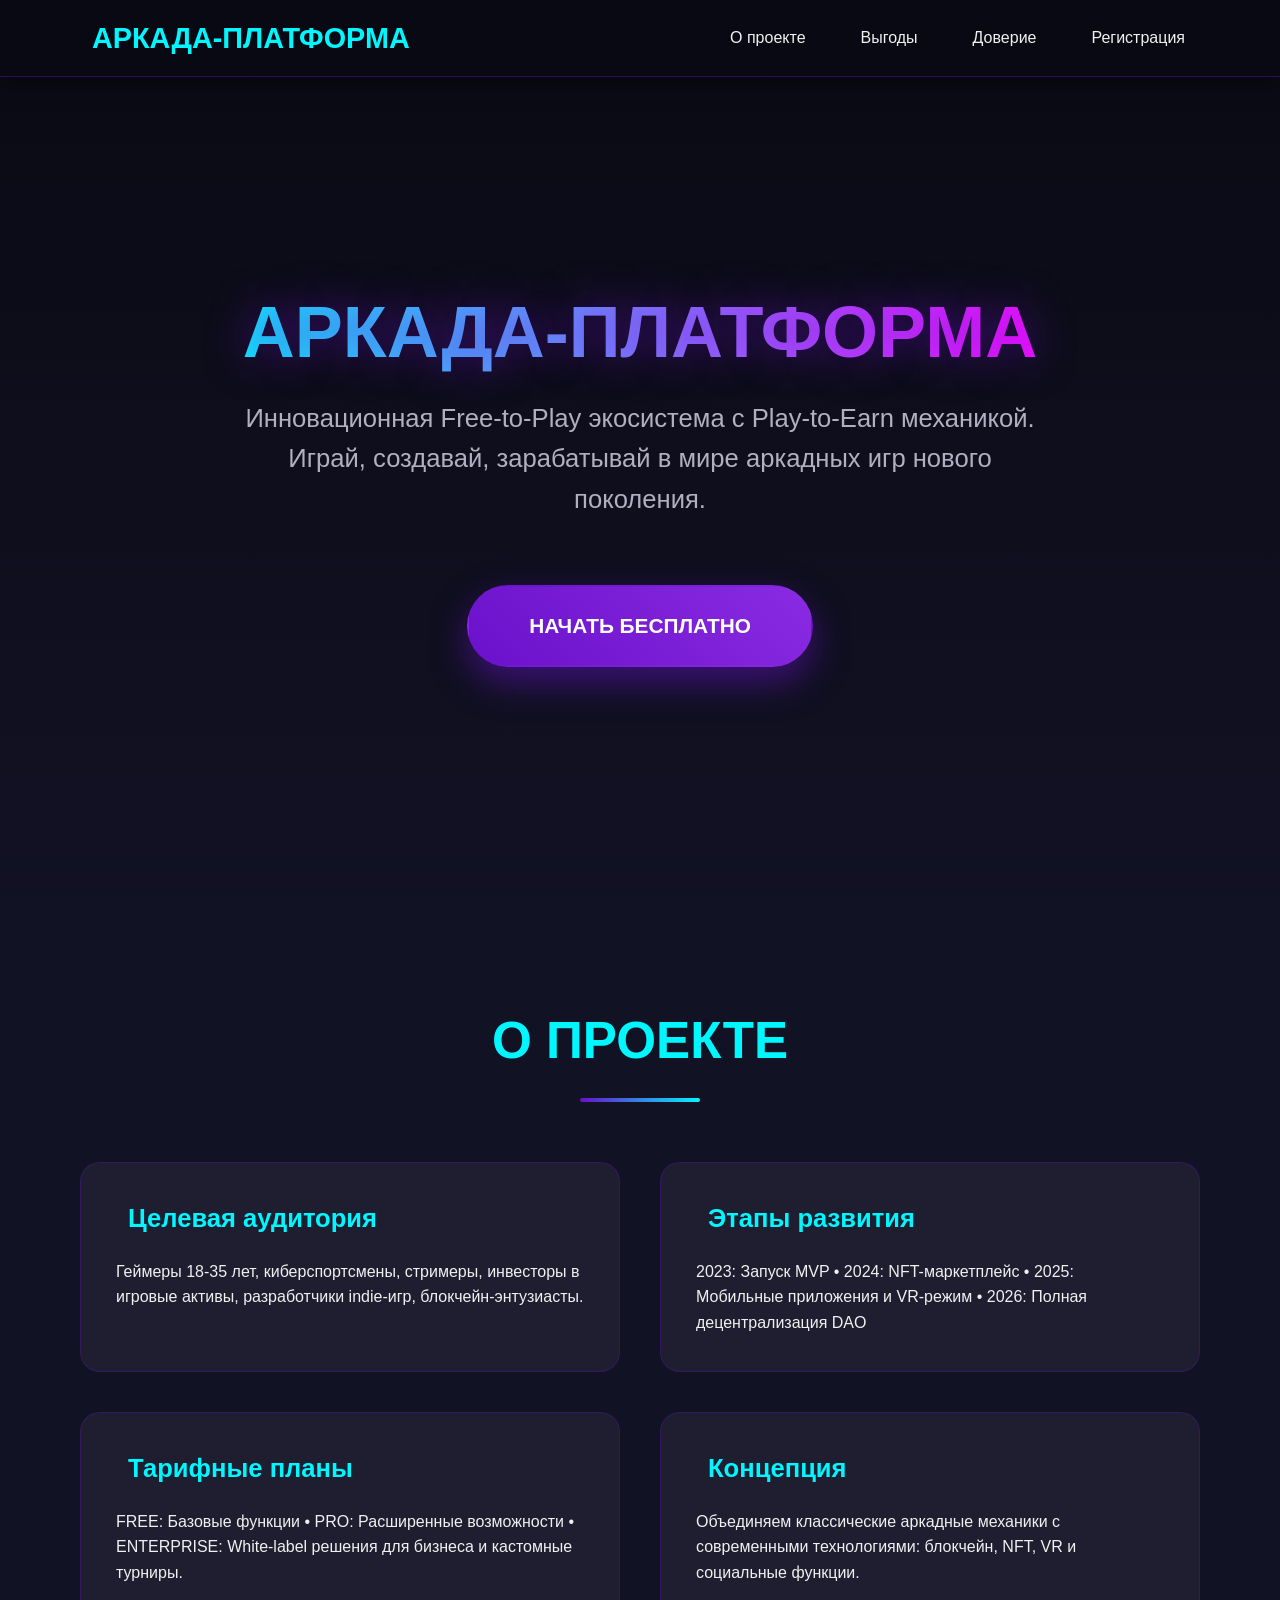
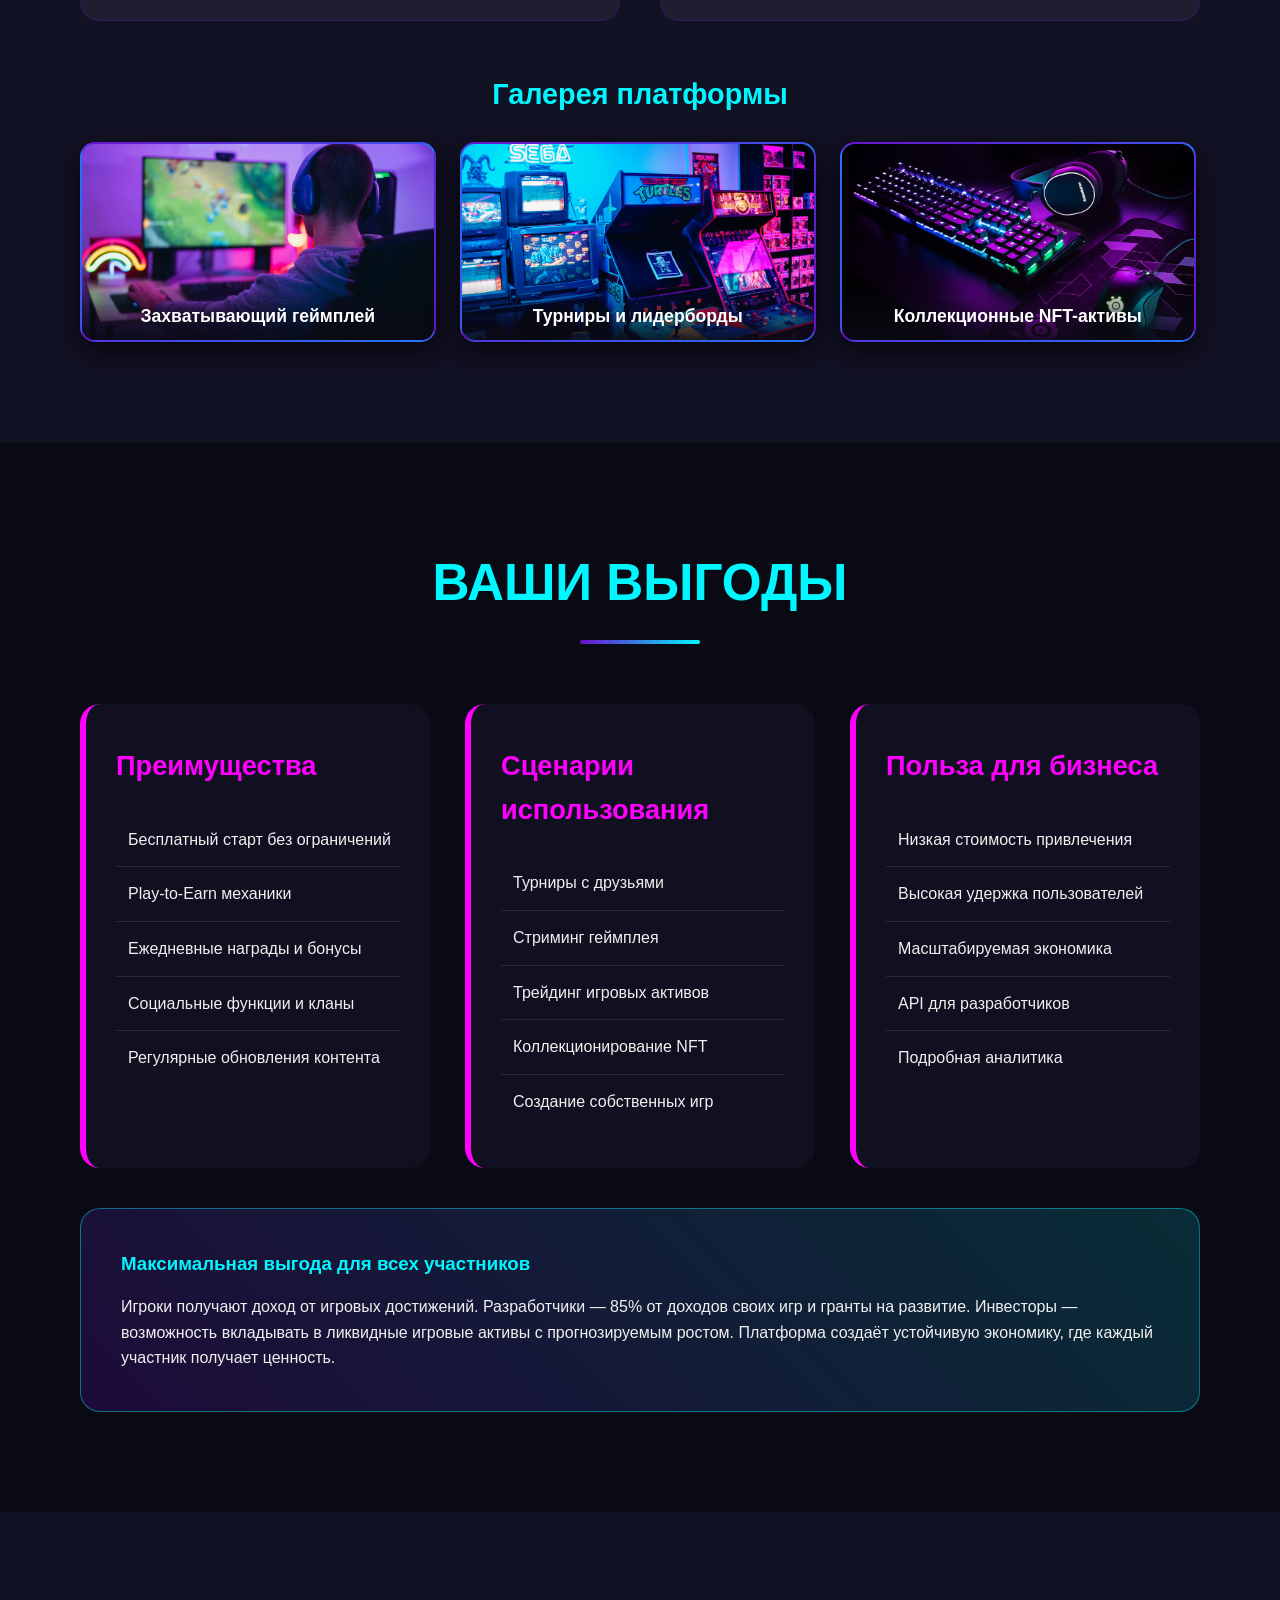
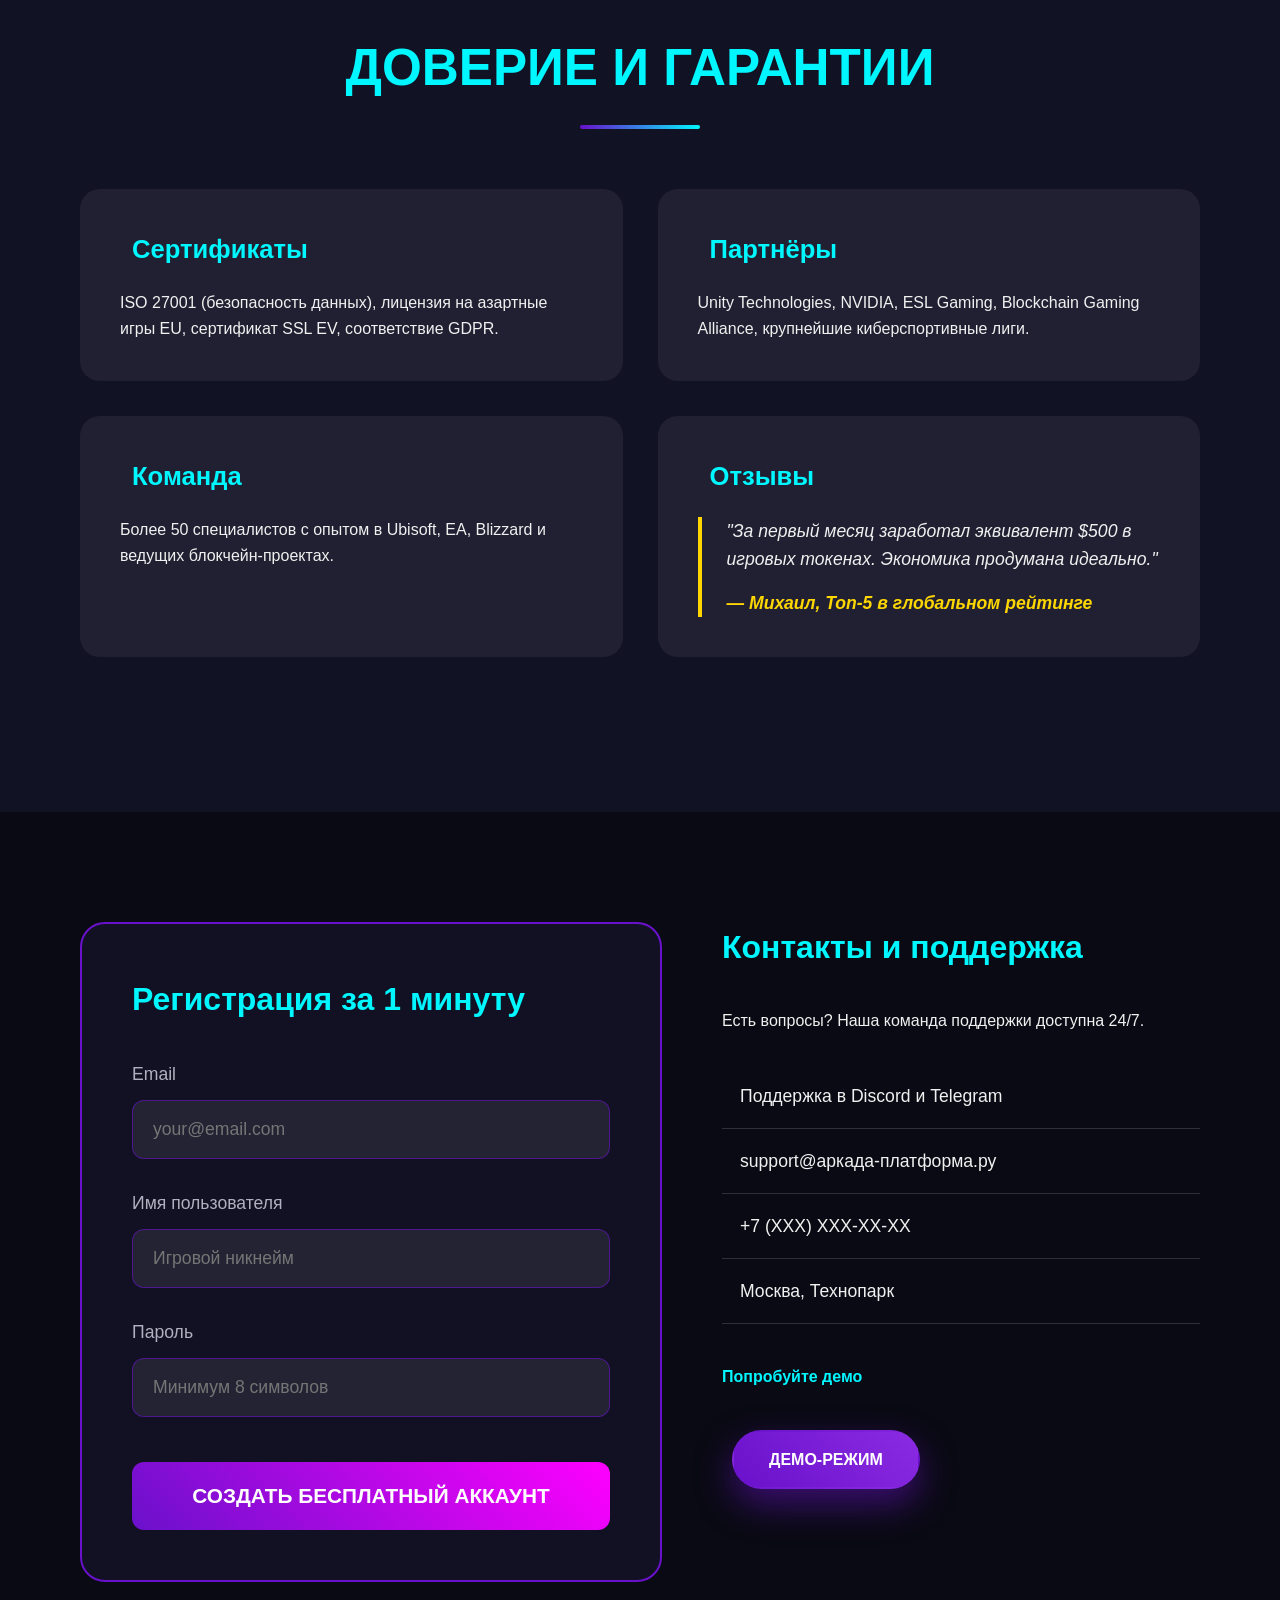
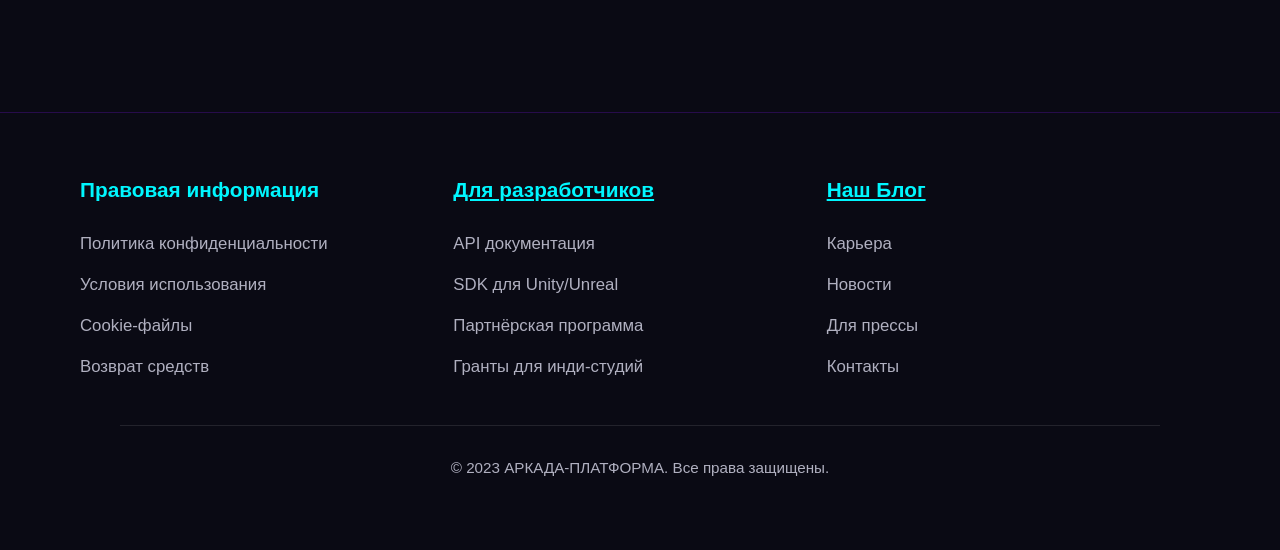
<file: index.html>
<!DOCTYPE html>
<html lang="ru">
  <head>
    <meta charset="UTF-8" />
    <meta name="viewport" content="width=device-width, initial-scale=1.0" />
    <title>АРКАДА-ПЛАТФОРМА | Free-to-Play Игровая Платформа</title>
    <link rel="stylesheet" href="./css/style.css" />
  </head>
  <body>
    <!-- Навигация -->
    <nav class="navbar">
      <div class="nav-container">
        <a href="#hero" class="logo">
          <i class="fas fa-gamepad"></i>
          <span>АРКАДА-ПЛАТФОРМА</span>
        </a>

        <button class="mobile-menu-btn" id="mobileMenuBtn">
          <i class="fas fa-bars"></i>
        </button>

        <ul class="nav-menu" id="navMenu">
          <li><a href="#about">О проекте</a></li>
          <li><a href="#benefits">Выгоды</a></li>
          <li><a href="#trust">Доверие</a></li>
          <li><a href="#registration">Регистрация</a></li>
        </ul>
      </div>
    </nav>

    <!-- Блок 1: Герой -->
    <section id="hero" class="figma-block">
      <div class="figma-container">
        <div class="hero-content">
          <h1>АРКАДА-ПЛАТФОРМА</h1>
          <p class="hero-subtitle">
            Инновационная Free-to-Play экосистема с Play-to-Earn механикой.
            Играй, создавай, зарабатывай в мире аркадных игр нового поколения.
          </p>
          <div>
            <a href="#registration" class="hero-btn">
              <i class="fas fa-rocket"></i> НАЧАТЬ БЕСПЛАТНО
            </a>
          </div>
        </div>
      </div>
      <a href="#about" class="scroll-down">
        <i class="fas fa-chevron-down"></i>
      </a>
    </section>

    <!-- Блок 2: О проекте -->
    <section id="about" class="figma-block">
      <div class="figma-container">
        <h2 class="section-title">О ПРОЕКТЕ</h2>

        <div class="about-grid">
          <div class="about-card">
            <h3><i class="fas fa-bullseye"></i> Целевая аудитория</h3>
            <p>
              Геймеры 18-35 лет, киберспортсмены, стримеры, инвесторы в игровые
              активы, разработчики indie-игр, блокчейн-энтузиасты.
            </p>
          </div>

          <div class="about-card">
            <h3><i class="fas fa-road"></i> Этапы развития</h3>
            <p>
              2023: Запуск MVP • 2024: NFT-маркетплейс • 2025: Мобильные
              приложения и VR-режим • 2026: Полная децентрализация DAO
            </p>
          </div>

          <div class="about-card">
            <h3><i class="fas fa-crown"></i> Тарифные планы</h3>
            <p>
              FREE: Базовые функции • PRO: Расширенные возможности • ENTERPRISE:
              White-label решения для бизнеса и кастомные турниры.
            </p>
          </div>

          <div class="about-card">
            <h3><i class="fas fa-chart-line"></i> Концепция</h3>
            <p>
              Объединяем классические аркадные механики с современными
              технологиями: блокчейн, NFT, VR и социальные функции.
            </p>
          </div>
        </div>

        <h3
          style="
            color: var(--neon);
            margin: 40px 0 25px;
            text-align: center;
            font-size: 1.8rem;
          "
        >
          Галерея платформы
        </h3>
        <div class="gallery">
          <div class="gallery-item">
            <img
              src="./pic/1.jpg"
              alt="Динамичный игровой процесс на Аркада-Платформа"
            />
            <div class="image-caption">Захватывающий геймплей</div>
          </div>
          <div class="gallery-item">
            <img
              src="./pic/2.png"
              alt="Турнирная таблица и лидеры соревнования"
            />
            <div class="image-caption">Турниры и лидерборды</div>
          </div>
          <div class="gallery-item">
            <img
              src="./pic/3.jpg"
              alt="Коллекция уникальных NFT-предметов и наград"
            />
            <div class="image-caption">Коллекционные NFT-активы</div>
          </div>
        </div>
      </div>
    </section>

    <!-- Блок 3: Выгоды -->
    <section id="benefits" class="figma-block">
      <div class="figma-container">
        <h2 class="section-title">ВАШИ ВЫГОДЫ</h2>

        <div class="benefits-container">
          <div class="benefit-category">
            <h3>Преимущества</h3>
            <ul class="benefit-list">
              <li>
                <i class="fas fa-check-circle"></i> Бесплатный старт без
                ограничений
              </li>
              <li><i class="fas fa-check-circle"></i> Play-to-Earn механики</li>
              <li>
                <i class="fas fa-check-circle"></i> Ежедневные награды и бонусы
              </li>
              <li>
                <i class="fas fa-check-circle"></i> Социальные функции и кланы
              </li>
              <li>
                <i class="fas fa-check-circle"></i> Регулярные обновления
                контента
              </li>
            </ul>
          </div>

          <div class="benefit-category">
            <h3>Сценарии использования</h3>
            <ul class="benefit-list">
              <li><i class="fas fa-user-friends"></i> Турниры с друзьями</li>
              <li><i class="fas fa-stream"></i> Стриминг геймплея</li>
              <li><i class="fas fa-chart-bar"></i> Трейдинг игровых активов</li>
              <li><i class="fas fa-gem"></i> Коллекционирование NFT</li>
              <li><i class="fas fa-code"></i> Создание собственных игр</li>
            </ul>
          </div>

          <div class="benefit-category">
            <h3>Польза для бизнеса</h3>
            <ul class="benefit-list">
              <li>
                <i class="fas fa-wallet"></i> Низкая стоимость привлечения
              </li>
              <li>
                <i class="fas fa-retweet"></i> Высокая удержка пользователей
              </li>
              <li>
                <i class="fas fa-network-wired"></i> Масштабируемая экономика
              </li>
              <li><i class="fas fa-code-branch"></i> API для разработчиков</li>
              <li><i class="fas fa-chart-pie"></i> Подробная аналитика</li>
            </ul>
          </div>
        </div>

        <div class="scenario-box">
          <h3 style="color: var(--neon); margin-bottom: 15px">
            Максимальная выгода для всех участников
          </h3>
          <p>
            Игроки получают доход от игровых достижений. Разработчики — 85% от
            доходов своих игр и гранты на развитие. Инвесторы — возможность
            вкладывать в ликвидные игровые активы с прогнозируемым ростом.
            Платформа создаёт устойчивую экономику, где каждый участник получает
            ценность.
          </p>
        </div>
      </div>
    </section>

    <!-- Блок 4: Доверие -->
    <section id="trust" class="figma-block">
      <div class="figma-container">
        <h2 class="section-title">ДОВЕРИЕ И ГАРАНТИИ</h2>

        <div class="trust-grid">
          <div class="trust-card">
            <h3><i class="fas fa-certificate"></i> Сертификаты</h3>
            <p>
              ISO 27001 (безопасность данных), лицензия на азартные игры EU,
              сертификат SSL EV, соответствие GDPR.
            </p>
          </div>

          <div class="trust-card">
            <h3><i class="fas fa-handshake"></i> Партнёры</h3>
            <p>
              Unity Technologies, NVIDIA, ESL Gaming, Blockchain Gaming
              Alliance, крупнейшие киберспортивные лиги.
            </p>
          </div>

          <div class="trust-card">
            <h3><i class="fas fa-users"></i> Команда</h3>
            <p>
              Более 50 специалистов с опытом в Ubisoft, EA, Blizzard и ведущих
              блокчейн-проектах.
            </p>
          </div>

          <div class="trust-card">
            <h3><i class="fas fa-star"></i> Отзывы</h3>
            <div class="review">
              "За первый месяц заработал эквивалент $500 в игровых токенах.
              Экономика продумана идеально."
              <div
                style="margin-top: 15px; color: var(--gold); font-weight: bold"
              >
                — Михаил, Топ-5 в глобальном рейтинге
              </div>
            </div>
          </div>
        </div>
      </div>
    </section>

    <!-- Блок 5: Регистрация -->
    <section id="registration" class="figma-block">
      <div class="figma-container">
        <div class="action-content">
          <div class="action-form">
            <h3>Регистрация за 1 минуту</h3>

            <form id="registration-form">
              <div class="form-group">
                <label for="email"><i class="fas fa-envelope"></i> Email</label>
                <input
                  type="email"
                  id="email"
                  class="form-control"
                  placeholder="your@email.com"
                  required
                />
              </div>

              <div class="form-group">
                <label for="username"
                  ><i class="fas fa-user"></i> Имя пользователя</label
                >
                <input
                  type="text"
                  id="username"
                  class="form-control"
                  placeholder="Игровой никнейм"
                  required
                />
              </div>

              <div class="form-group">
                <label for="password"><i class="fas fa-lock"></i> Пароль</label>
                <input
                  type="password"
                  id="password"
                  class="form-control"
                  placeholder="Минимум 8 символов"
                  required
                />
              </div>

              <button type="submit" class="submit-btn">
                <i class="fas fa-user-plus"></i> СОЗДАТЬ БЕСПЛАТНЫЙ АККАУНТ
              </button>
            </form>
          </div>

          <div class="contacts">
            <h3>Контакты и поддержка</h3>
            <p>Есть вопросы? Наша команда поддержки доступна 24/7.</p>

            <ul class="contact-list">
              <li>
                <i class="fas fa-headset" style="color: var(--neon)"></i>
                Поддержка в Discord и Telegram
              </li>
              <li>
                <i class="fas fa-envelope" style="color: var(--neon-pink)"></i>
                support@аркада-платформа.ру
              </li>
              <li>
                <i class="fas fa-phone" style="color: var(--neon)"></i> +7 (XXX)
                XXX-XX-XX
              </li>
              <li>
                <i
                  class="fas fa-map-marker-alt"
                  style="color: var(--accent-light)"
                ></i>
                Москва, Технопарк
              </li>
            </ul>
            <div style="margin-top: 40px">
              <h4 style="color: var(--neon); margin-bottom: 20px">
                Попробуйте демо
              </h4>
              <a
                href="#"
                class="hero-btn"
                style="
                  padding: 15px 35px;
                  font-size: 1rem;
                  display: inline-block;
                "
              >
                <i class="fas fa-play"></i>ДЕМО-РЕЖИМ
              </a>
            </div>
          </div>
        </div>
      </div>
    </section>

    <!-- Футер -->
    <footer>
      <div class="figma-container">
        <div class="footer-content">

          <div class="footer-column">
            <h4>Правовая информация</h4>
            <ul class="footer-links">
              <li><a href="#">Политика конфиденциальности</a></li>
              <li><a href="#">Условия использования</a></li>
              <li><a href="#">Cookie-файлы</a></li>
              <li><a href="#">Возврат средств</a></li>
            </ul>
          </div>

          <div class="footer-column">
            <a href="developers.html"><h4>Для разработчиков</h4></a>
            <ul class="footer-links">
              <li><a href="#">API документация</a></li>
              <li><a href="#">SDK для Unity/Unreal</a></li>
              <li><a href="#">Партнёрская программа</a></li>
              <li><a href="#">Гранты для инди-студий</a></li>
            </ul>
          </div>
        <div class="footer-column">
            <a href="blog.html"><h4>Наш Блог</h4></a>
            <ul class="footer-links">
                <li><a href="#">Карьера</a></li>
                <li><a href="#">Новости</a></li>
                <li><a href="#">Для прессы</a></li>
                <li><a href="#">Контакты</a></li>
            </ul>
        </div>

        <div class="figma-container">
            <div class="copyright">
            © 2023 АРКАДА-ПЛАТФОРМА. Все права защищены.
            </div>
      </div>
    </footer>
  </body>
</html>
</file>
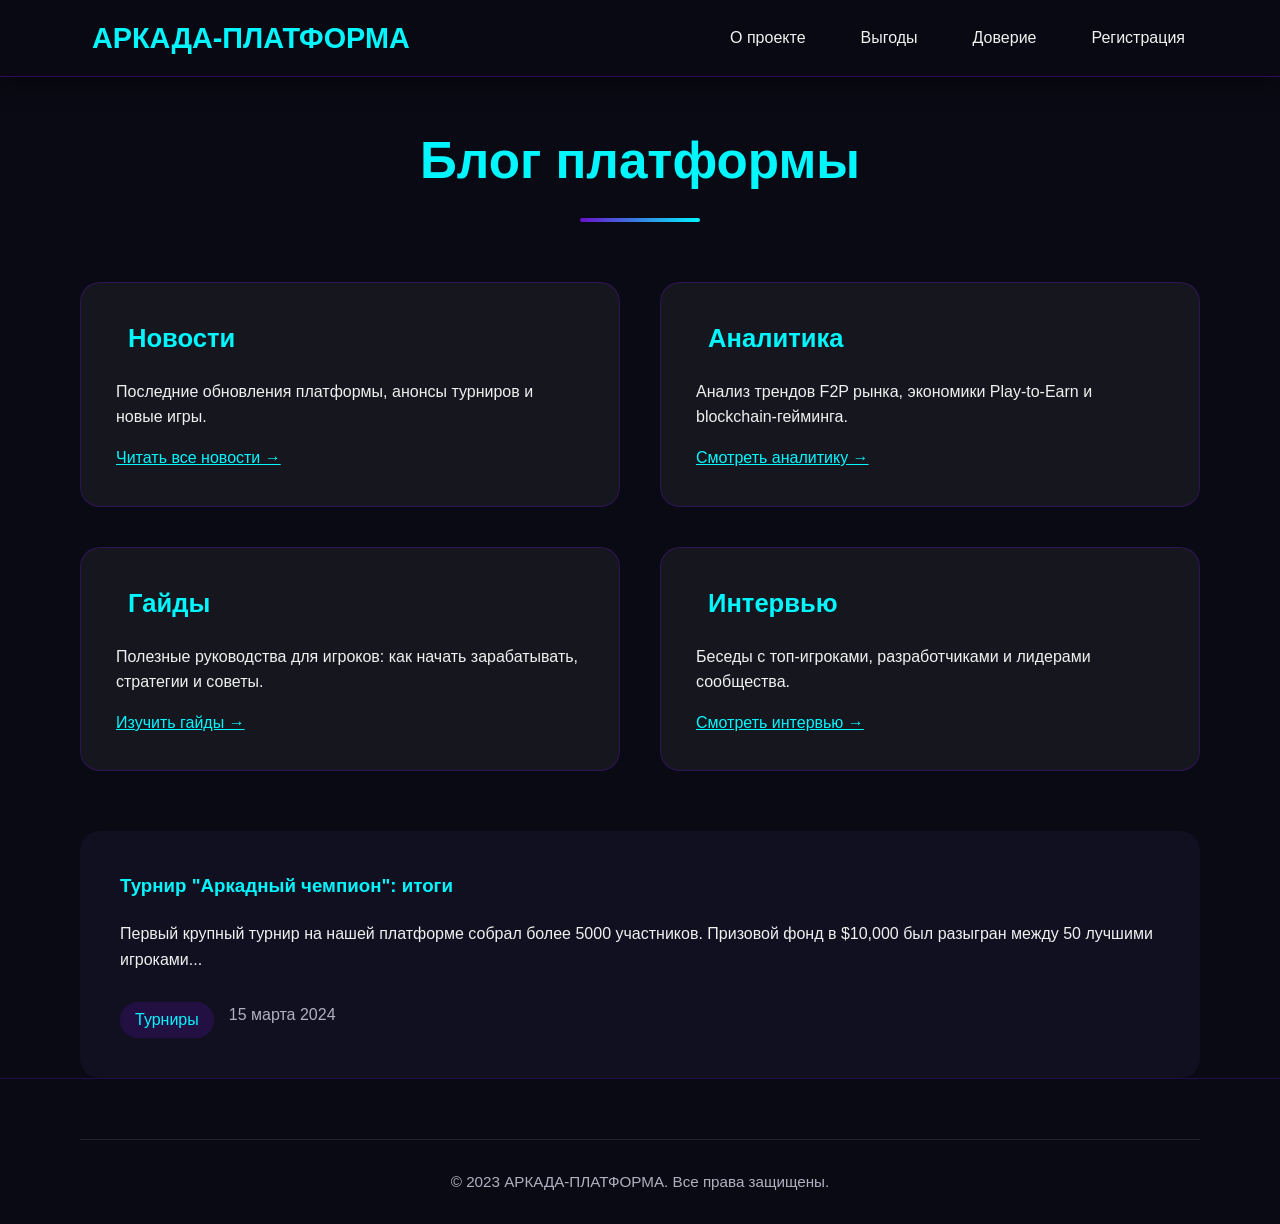
<file: blog.html>
<!DOCTYPE html>
<html lang="ru">
  <head>
    <meta charset="UTF-8" />
    <meta name="viewport" content="width=device-width, initial-scale=1.0" />
    <title>Блог | Аркада-Платформа</title>
    <!-- Те же стили, что и на главной -->
    <link rel="stylesheet" href="/css/style.css" />
    <style></style>
  </head>
  <body>
    <!-- Навигация (обновите активную ссылку) -->
    <nav class="navbar">
      <div class="nav-container">
        <a href="index.html" class="logo">
          <i class="fas fa-gamepad"></i>
          <span>АРКАДА-ПЛАТФОРМА</span>
        </a>
        <ul class="nav-menu" id="navMenu">
          <li><a href="index.html">О проекте</a></li>
          <li><a href="index.html">Выгоды</a></li>
          <li><a href="index.html">Доверие</a></li>
          <li><a href="index.html">Регистрация</a></li>
        </ul>
      </div>
    </nav>

    <!-- Контент страницы -->
    <section class="figma-block" style="padding-top: 120px">
      <div class="figma-container">
        <h2 class="section-title">Блог платформы</h2>

        <div class="about-grid">
          <div class="about-card">
            <h3><i class="fas fa-newspaper"></i> Новости</h3>
            <p>Последние обновления платформы, анонсы турниров и новые игры.</p>
            <a
              href="#"
              style="color: var(--neon); display: block; margin-top: 15px"
              >Читать все новости →</a
            >
          </div>

          <div class="about-card">
            <h3><i class="fas fa-chart-line"></i> Аналитика</h3>
            <p>
              Анализ трендов F2P рынка, экономики Play-to-Earn и
              blockchain-гейминга.
            </p>
            <a
              href="#"
              style="color: var(--neon); display: block; margin-top: 15px"
              >Смотреть аналитику →</a
            >
          </div>

          <div class="about-card">
            <h3><i class="fas fa-graduation-cap"></i> Гайды</h3>
            <p>
              Полезные руководства для игроков: как начать зарабатывать,
              стратегии и советы.
            </p>
            <a
              href="#"
              style="color: var(--neon); display: block; margin-top: 15px"
              >Изучить гайды →</a
            >
          </div>

          <div class="about-card">
            <h3><i class="fas fa-users"></i> Интервью</h3>
            <p>Беседы с топ-игроками, разработчиками и лидерами сообщества.</p>
            <a
              href="#"
              style="color: var(--neon); display: block; margin-top: 15px"
              >Смотреть интервью →</a
            >
          </div>
        </div>

        <!-- Пример статьи -->
        <div
          style="
            background: rgba(18, 18, 37, 0.8);
            border-radius: 20px;
            padding: 40px;
            margin-top: 60px;
          "
        >
          <h3 style="color: var(--neon); margin-bottom: 20px">
            Турнир "Аркадный чемпион": итоги
          </h3>
          <p style="margin-bottom: 20px">
            Первый крупный турнир на нашей платформе собрал более 5000
            участников. Призовой фонд в $10,000 был разыгран между 50 лучшими
            игроками...
          </p>
          <div style="display: flex; gap: 15px; margin-top: 30px">
            <span
              style="
                background: rgba(106, 17, 203, 0.2);
                padding: 5px 15px;
                border-radius: 20px;
                color: var(--neon);
              "
              >Турниры</span
            >
            <span style="color: var(--text-light)">15 марта 2024</span>
          </div>
        </div>
      </div>
    </section>

    <!-- Футер (как на главной) -->
    <footer>
      <div class="figma-container">
        <div class="copyright">
          © 2023 АРКАДА-ПЛАТФОРМА. Все права защищены.
        </div>
      </div>
    </footer>
  </body>
</html>
</file>
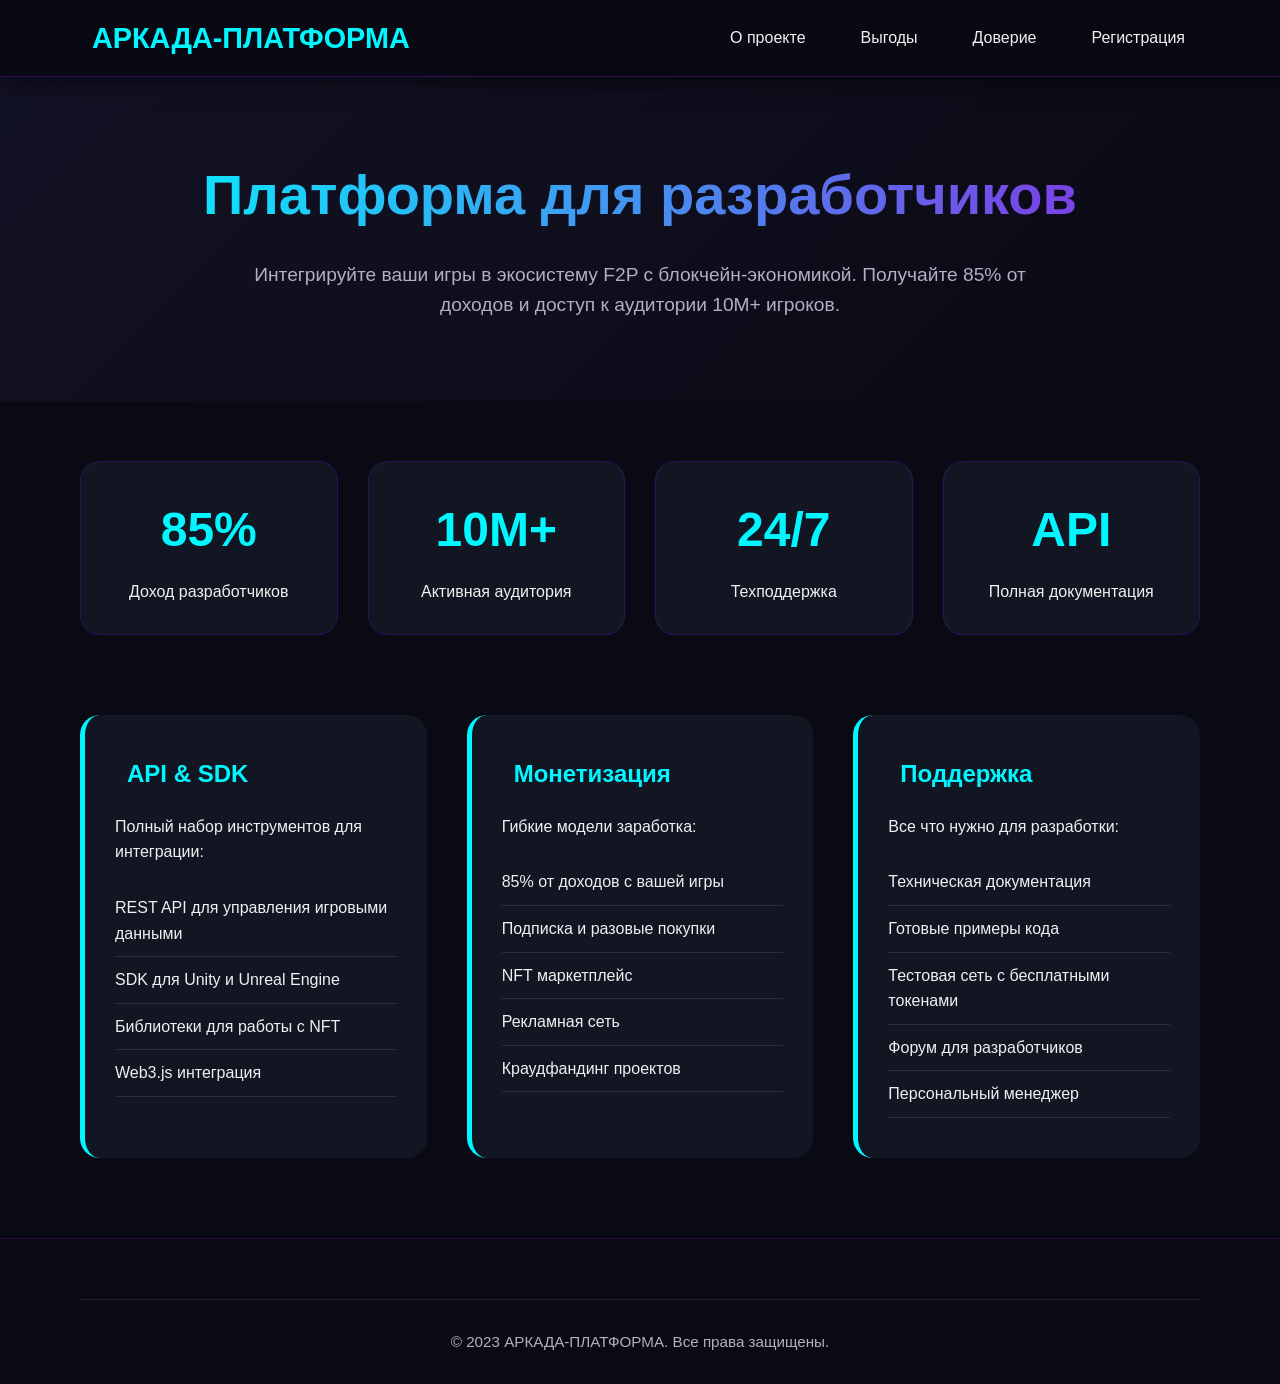
<file: developers.html>
<!DOCTYPE html>
<html lang="ru">
  <head>
    <meta charset="UTF-8" />
    <meta name="viewport" content="width=device-width, initial-scale=1.0" />
    <title>Для разработчиков Аркада-Платформа</title>
    <link rel="stylesheet" href="/css/style.css" />
  </head>
  <body>
    <!-- Навигация -->
    <nav class="navbar">
      <div class="nav-container">
        <a href="#hero" class="logo">
          <i class="fas fa-gamepad"></i>
          <span>АРКАДА-ПЛАТФОРМА</span>
        </a>

        <button class="mobile-menu-btn" id="mobileMenuBtn">
          <i class="fas fa-bars"></i>
        </button>

        <ul class="nav-menu" id="navMenu">
          <li><a href="index.html">О проекте</a></li>
          <li><a href="index.html">Выгоды</a></li>
          <li><a href="index.html">Доверие</a></li>
          <li><a href="index.html">Регистрация</a></li>
        </ul>
      </div>
    </nav>
    <!-- Шапка -->
    <header class="dev-header">
      <div class="container">
        <h1>Платформа для разработчиков</h1>
        <p
          style="
            font-size: 1.2rem;
            color: var(--text-light);
            max-width: 800px;
            margin: 0 auto;
          "
        >
          Интегрируйте ваши игры в экосистему F2P с блокчейн-экономикой.
          Получайте 85% от доходов и доступ к аудитории 10M+ игроков.
        </p>
      </div>
    </header>

    <!-- Основной контент -->
    <main class="container">
      <!-- Статистика -->
      <div class="dev-stats">
        <div class="stat-card">
          <div class="stat-number">85%</div>
          <p>Доход разработчиков</p>
        </div>
        <div class="stat-card">
          <div class="stat-number">10M+</div>
          <p>Активная аудитория</p>
        </div>
        <div class="stat-card">
          <div class="stat-number">24/7</div>
          <p>Техподдержка</p>
        </div>
        <div class="stat-card">
          <div class="stat-number">API</div>
          <p>Полная документация</p>
        </div>
      </div>
      <div class="features-grid">
        <div class="feature-card">
          <h3><i class="fas fa-code"></i> API & SDK</h3>
          <p>Полный набор инструментов для интеграции:</p>
          <ul>
            <li>REST API для управления игровыми данными</li>
            <li>SDK для Unity и Unreal Engine</li>
            <li>Библиотеки для работы с NFT</li>
            <li>Web3.js интеграция</li>
          </ul>
        </div>

        <div class="feature-card">
          <h3><i class="fas fa-wallet"></i> Монетизация</h3>
          <p>Гибкие модели заработка:</p>
          <ul>
            <li>85% от доходов с вашей игры</li>
            <li>Подписка и разовые покупки</li>
            <li>NFT маркетплейс</li>
            <li>Рекламная сеть</li>
            <li>Краудфандинг проектов</li>
          </ul>
        </div>

        <div class="feature-card">
          <h3><i class="fas fa-users"></i> Поддержка</h3>
          <p>Все что нужно для разработки:</p>
          <ul>
            <li>Техническая документация</li>
            <li>Готовые примеры кода</li>
            <li>Тестовая сеть с бесплатными токенами</li>
            <li>Форум для разработчиков</li>
            <li>Персональный менеджер</li>
          </ul>
        </div>
      </div>
    </main>
    <footer>
      <div class="figma-container">
        <div class="copyright">
          © 2023 АРКАДА-ПЛАТФОРМА. Все права защищены.
        </div>
      </div>
    </footer>
  </body>
</html>
</file>
<file: css/style.css>
:root {
  --primary: #0a0a14;
  --secondary: #121225;
  --accent: #6a11cb;
  --accent-light: #8a2be2;
  --neon: #00f7ff;
  --neon-pink: #ff00ff;
  --gold: #ffd700;
  --text: #f0f0f0;
  --text-light: #b0b0c0;
  --shadow: 0 10px 30px rgba(0, 0, 0, 0.7);
  --transition: all 0.4s cubic-bezier(0.175, 0.885, 0.32, 1.1);
}

* {
  margin: 0;
  padding: 0;
  box-sizing: border-box;
  font-family: "Segoe UI", Tahoma, Geneva, Verdana, sans-serif;
}

html {
  scroll-behavior: smooth;
  scroll-padding-top: 80px;
}

body {
  background-color: var(--primary);
  color: var(--text);
  line-height: 1.6;
  overflow-x: hidden;
}

.figma-block {
  min-height: 100vh;
  width: 100%;
  display: flex;
  align-items: center;
  position: relative;
}

.figma-container {
  width: 100%;
  max-width: 1200px;
  margin: 0 auto;
  padding: 0 40px;
  position: relative;
  z-index: 2;
}

/* ===== НАВИГАЦИЯ ===== */
.navbar {
  position: fixed;
  top: 0;
  width: 100%;
  background: rgba(10, 10, 20, 0.95);
  backdrop-filter: blur(10px);
  z-index: 1000;
  padding: 15px 0;
  border-bottom: 1px solid rgba(106, 17, 203, 0.4);
  box-shadow: 0 5px 20px rgba(0, 0, 0, 0.5);
}

.nav-container {
  max-width: 1200px;
  margin: 0 auto;
  display: flex;
  justify-content: space-between;
  align-items: center;
  padding: 0 40px;
}

.logo {
  display: flex;
  align-items: center;
  gap: 12px;
  font-size: 1.8rem;
  font-weight: bold;
  color: var(--neon);
  text-decoration: none;
}

.logo i {
  font-size: 2.2rem;
}

.nav-menu {
  display: flex;
  gap: 35px;
  list-style: none;
}

.nav-menu a {
  color: var(--text);
  text-decoration: none;
  font-weight: 500;
  transition: var(--transition);
  padding: 8px 15px;
  border-radius: 6px;
}

.nav-menu a:hover {
  color: var(--neon);
  background: rgba(106, 17, 203, 0.15);
}

.mobile-menu-btn {
  display: none;
  background: none;
  border: none;
  color: var(--text);
  font-size: 1.5rem;
  cursor: pointer;
}

/* ===== ГЕРОЙ-БЛОК ===== */
#hero {
  background: linear-gradient(rgba(10, 10, 20, 0.9), rgba(18, 18, 37, 0.95)),
    url("https://images.unsplash.com/photo-1550745165-9bc0b252726f?ixlib=rb-4.0.3&auto=format&fit=crop&w=1600&q=80");
  background-size: cover;
  background-position: center;
  min-height: 100vh;
}

.hero-content {
  text-align: center;
  max-width: 900px;
  margin: 0 auto;
  padding-top: 80px;
}

.hero-content h1 {
  font-size: 4.5rem;
  margin-bottom: 25px;
  background: linear-gradient(to right, var(--neon), var(--neon-pink));
  -webkit-background-clip: text;
  background-clip: text;
  color: transparent;
  text-shadow: 0 0 40px rgba(106, 17, 203, 0.6);
  line-height: 1.1;
}

.hero-subtitle {
  font-size: 1.6rem;
  margin-bottom: 45px;
  color: var(--text-light);
  max-width: 800px;
  margin-left: auto;
  margin-right: auto;
}

.hero-btn {
  display: inline-block;
  background: linear-gradient(45deg, var(--accent), var(--accent-light));
  color: white;
  padding: 22px 60px;
  font-size: 1.3rem;
  font-weight: bold;
  border-radius: 50px;
  text-decoration: none;
  transition: var(--transition);
  box-shadow: 0 15px 35px rgba(106, 17, 203, 0.5);
  border: 2px solid transparent;
  margin: 20px 10px;
}

.hero-btn:hover {
  transform: translateY(-8px) scale(1.05);
  box-shadow: 0 20px 45px rgba(106, 17, 203, 0.8);
  border-color: var(--neon);
}

.scroll-down {
  position: absolute;
  bottom: 40px;
  left: 50%;
  transform: translateX(-50%);
  color: var(--neon);
  font-size: 2.5rem;
  animation: bounce 2s infinite;
  cursor: pointer;
}

@keyframes bounce {
  0%,
  20%,
  50%,
  80%,
  100% {
    transform: translateX(-50%) translateY(0);
  }
  40% {
    transform: translateX(-50%) translateY(-15px);
  }
  60% {
    transform: translateX(-50%) translateY(-8px);
  }
}

/* ===== БЛОК "О ПРОЕКТЕ" ===== */
#about {
  background-color: var(--secondary);
  padding: 100px 0;
}

.section-title {
  text-align: center;
  font-size: 3.2rem;
  margin-bottom: 60px;
  color: var(--neon);
  position: relative;
  padding-bottom: 20px;
}

.section-title::after {
  content: "";
  position: absolute;
  bottom: 0;
  left: 50%;
  transform: translateX(-50%);
  width: 120px;
  height: 4px;
  background: linear-gradient(to right, var(--accent), var(--neon));
  border-radius: 2px;
}

.about-grid {
  display: grid;
  grid-template-columns: repeat(2, 1fr);
  gap: 40px;
  margin-bottom: 50px;
}

.about-card {
  background: rgba(255, 255, 255, 0.05);
  border-radius: 20px;
  padding: 35px;
  border: 1px solid rgba(106, 17, 203, 0.3);
  transition: var(--transition);
  height: 100%;
}

.about-card:hover {
  transform: translateY(-12px);
  border-color: var(--accent);
  box-shadow: var(--shadow);
}

.about-card h3 {
  color: var(--neon);
  margin-bottom: 20px;
  font-size: 1.6rem;
  display: flex;
  align-items: center;
  gap: 12px;
}

.gallery {
  display: grid;
  grid-template-columns: repeat(3, 1fr);
  gap: 25px;
  max-width: 900px;
}

.gallery-item {
  height: 200px;
  border-radius: 15px;
  background: linear-gradient(45deg, var(--accent), #2575fc);
  display: flex;
  align-items: center;
  justify-content: center;
  font-size: 3.5rem;
  color: white;
  transition: var(--transition);
}

.gallery-item:hover {
  transform: scale(1.08);
}

/* ===== БЛОК "ВЫГОДЫ" ===== */
#benefits {
  background-color: var(--primary);
  padding: 100px 0;
}

.benefits-container {
  display: grid;
  grid-template-columns: repeat(3, 1fr);
  gap: 35px;
}

.benefit-category {
  background: rgba(18, 18, 37, 0.8);
  border-radius: 20px;
  padding: 40px 30px;
  border-left: 6px solid var(--neon-pink);
  height: 100%;
}

.benefit-category h3 {
  color: var(--neon-pink);
  margin-bottom: 25px;
  font-size: 1.7rem;
}

.benefit-list {
  list-style: none;
}

.benefit-list li {
  padding: 14px 0;
  border-bottom: 1px solid rgba(255, 255, 255, 0.1);
  display: flex;
  align-items: center;
  gap: 12px;
}

.benefit-list li:last-child {
  border-bottom: none;
}

.benefit-list i {
  color: var(--neon);
}

.scenario-box {
  grid-column: span 3;
  background: linear-gradient(
    45deg,
    rgba(106, 17, 203, 0.2),
    rgba(0, 247, 255, 0.15)
  );
  border-radius: 20px;
  padding: 40px;
  margin-top: 40px;
  border: 1px solid rgba(0, 247, 255, 0.4);
}

/* ===== БЛОК "ДОВЕРИЕ" ===== */
#trust {
  background-color: var(--secondary);
  padding: 100px 0;
}

.trust-grid {
  display: grid;
  grid-template-columns: repeat(2, 1fr);
  gap: 35px;
  margin-bottom: 40px;
}

.trust-card {
  background: rgba(255, 255, 255, 0.06);
  border-radius: 20px;
  padding: 40px;
  transition: var(--transition);
  height: 100%;
}

.trust-card:hover {
  transform: translateY(-8px);
  background: rgba(255, 255, 255, 0.09);
}

.trust-card h3 {
  color: var(--neon);
  margin-bottom: 20px;
  font-size: 1.6rem;
  display: flex;
  align-items: center;
  gap: 12px;
}

.review {
  font-style: italic;
  border-left: 4px solid var(--gold);
  padding-left: 25px;
  font-size: 1.1rem;
}

/* ===== БЛОК "РЕГИСТРАЦИЯ" ===== */
#registration {
  background-color: var(--primary);
  padding: 100px 0 60px;
}

.action-content {
  display: flex;
  gap: 60px;
  margin-bottom: 60px;
}

.action-form {
  flex: 1;
  background: rgba(18, 18, 37, 0.9);
  border-radius: 25px;
  padding: 50px;
  border: 2px solid var(--accent);
}

.action-form h3 {
  color: var(--neon);
  margin-bottom: 35px;
  font-size: 2rem;
}

.form-group {
  margin-bottom: 30px;
}

.form-group label {
  display: block;
  margin-bottom: 12px;
  color: var(--text-light);
  font-size: 1.1rem;
}

.form-control {
  width: 100%;
  padding: 18px 20px;
  background: rgba(255, 255, 255, 0.08);
  border: 1px solid rgba(106, 17, 203, 0.6);
  border-radius: 12px;
  color: var(--text);
  font-size: 1.1rem;
  transition: var(--transition);
}

.form-control:focus {
  outline: none;
  border-color: var(--neon);
  box-shadow: 0 0 20px rgba(0, 247, 255, 0.4);
  background: rgba(255, 255, 255, 0.12);
}

.submit-btn {
  width: 100%;
  padding: 22px;
  background: linear-gradient(45deg, var(--accent), var(--neon-pink));
  color: white;
  border: none;
  border-radius: 12px;
  font-size: 1.3rem;
  font-weight: bold;
  cursor: pointer;
  transition: var(--transition);
  margin-top: 15px;
}

.submit-btn:hover {
  transform: translateY(-5px);
  box-shadow: 0 15px 35px rgba(255, 0, 255, 0.5);
}

.contacts {
  flex: 1;
}

.contacts h3 {
  color: var(--neon);
  margin-bottom: 35px;
  font-size: 2rem;
}

.contact-list {
  list-style: none;
  margin-top: 30px;
}

.contact-list li {
  padding: 18px 0;
  border-bottom: 1px solid rgba(255, 255, 255, 0.15);
  display: flex;
  align-items: center;
  gap: 18px;
  font-size: 1.1rem;
}

/* ===== ФУТЕР ===== */
footer {
  background-color: #0a0a14;
  padding: 60px 0 30px;
  border-top: 1px solid rgba(106, 17, 203, 0.3);
}

.footer-content {
  display: flex;
  justify-content: space-between;
  margin-bottom: 40px;
  flex-wrap: wrap;
}

.footer-column {
  flex: 1;
  min-width: 250px;
  margin-bottom: 30px;
  text-decoration: none;
}

a {
  text-decoration-color: #00f7ff;
}

.footer-column h4 {
  color: var(--neon);
  margin-bottom: 25px;
  font-size: 1.3rem;
}

.footer-column .footer-links a:hover {
  color: var(--neon);
  background: rgba(106, 17, 203, 0.15);
  border-left: 3px solid var(--neon);
  transform: translateX(5px);
  box-shadow: 0 5px 15px rgba(0, 0, 0, 0.2);
}

.footer-column .footer-links a.active {
  color: var(--neon);
  background: rgba(106, 17, 203, 0.1);
  border-left: 3px solid var(--accent);
}
.footer-links {
  list-style: none;
}

.footer-links li {
  margin-bottom: 14px;
}

.footer-links a {
  color: var(--text-light);
  text-decoration: none;
  transition: var(--transition);
  font-size: 1.05rem;
}

.footer-links a:hover {
  color: var(--neon);
  padding-left: 5px;
}

.social-links {
  display: flex;
  justify-content: center;
  gap: 30px;
  margin: 30px 0;
}

.social-links a {
  color: var(--text);
  font-size: 1.8rem;
  transition: var(--transition);
}

.social-links a:hover {
  color: var(--neon);
  transform: translateY(-5px);
}

.copyright {
  text-align: center;
  color: var(--text-light);
  font-size: 0.95rem;
  padding-top: 30px;
  border-top: 1px solid rgba(255, 255, 255, 0.1);
}
.gallery {
  display: grid;
  grid-template-columns: repeat(3, minmax(300px, 1fr));
  gap: 80px;
  max-width: 1000px;
}

.gallery-item {
  position: relative;
  border-radius: 15px;
  overflow: hidden;
  box-shadow: var(--shadow);
  transition: var(--transition);
  aspect-ratio: 16 / 9;
  border: 2px solid transparent;
}

.gallery-item:hover {
  transform: translateY(-10px);
  border-color: var(--neon);
  box-shadow: 0 20px 40px rgba(106, 17, 203, 0.6);
}

.gallery-item img {
  width: 100%;
  height: 100%;
  object-fit: cover;
  display: block;
}

.image-caption {
  position: absolute;
  bottom: 0;
  left: 0;
  right: 0;
  background: linear-gradient(transparent, rgba(10, 10, 20, 0.9));
  color: white;
  padding: 20px 15px 10px;
  font-size: 1.1rem;
  font-weight: 600;
  text-align: center;
}
/* ===== АДАПТИВНОСТЬ ===== */
@media (max-width: 1200px) {
  .figma-container,
  .nav-container {
    padding: 0 30px;
  }
}

@media (max-width: 1024px) {
  .hero-content h1 {
    font-size: 3.5rem;
  }

  .about-grid,
  .benefits-container,
  .trust-grid {
    grid-template-columns: 1fr;
  }

  .benefit-category {
    border-left: 6px solid var(--neon-pink);
    border-top: none;
  }

  .action-content {
    flex-direction: column;
  }

  .gallery {
    grid-template-columns: repeat(2, 1fr);
  }

  .scenario-box {
    grid-column: span 1;
  }
}

.mobile-menu-btn {
  display: none;
  background: none;
  border: none;
  width: 40px;
  height: 40px;
  position: relative;
  cursor: pointer;
  padding: 0;
  margin: 0;
  z-index: 1001;
  flex-shrink: 0;
  align-self: center;
}

.mobile-menu-btn::before,
.mobile-menu-btn::after {
  content: "";
  position: absolute;
  left: 0;
  width: 100%;
  height: 3px;
  background: var(--neon);
  border-radius: 2px;
  transition: var(--transition);
}

.mobile-menu-btn::before {
  top: 10px;
  box-shadow: 0 10px 0 var(--neon);
}

.mobile-menu-btn::after {
  top: 30px;
}

.mobile-menu-btn.active::before {
  top: 20px;
  transform: rotate(45deg);
  box-shadow: none;
}

.mobile-menu-btn.active::after {
  top: 20px;
  transform: rotate(-45deg);
}

.mobile-menu-btn:hover::before,
.mobile-menu-btn:hover::after {
  background: var(--neon-pink);
  box-shadow: 0 10px 0 var(--neon-pink);
}

.mobile-menu-btn:hover::after {
  background: var(--neon-pink);
}
@media (max-width: 768px) {
  .mobile-menu-btn {
    display: block;
  }

  .nav-menu {
    position: fixed;
    top: 80px;
    left: -100%;
    width: 100%;
    background: var(--primary);
    flex-direction: column;
    align-items: center;
    padding: 30px 0;
    transition: left 0.3s ease;
    border-top: 1px solid rgba(106, 17, 203, 0.4);
  }

  .nav-menu.active {
    left: 0;
  }

  .hero-content h1 {
    font-size: 2.8rem;
  }

  .hero-subtitle {
    font-size: 1.3rem;
  }

  .section-title {
    font-size: 2.5rem;
  }

  .gallery {
    grid-template-columns: 1fr;
  }

  .figma-container {
    padding: 0 20px;
  }

  #about,
  #benefits,
  #trust,
  #registration {
    padding: 80px 0;
  }

  .action-form {
    padding: 30px;
  }

  .footer-content {
    flex-direction: column;
  }
}

@media (max-width: 480px) {
  .hero-content h1 {
    font-size: 2.3rem;
  }

  .hero-btn {
    padding: 18px 40px;
    font-size: 1.1rem;
    display: block;
    margin: 20px auto;
    max-width: 300px;
  }

  .section-title {
    font-size: 2rem;
  }

  .about-card {
    padding: 25px;
  }

  .gallery-item {
    height: 150px;
    font-size: 2.5rem;
  }
}

:root {
  --primary: #0a0a14;
  --secondary: #121225;
  --accent: #6a11cb;
  --neon: #00f7ff;
  --text: #f0f0f0;
  --text-light: #b0b0c0;
  --card-bg: rgba(30, 41, 59, 0.4);
  --shadow: 0 10px 30px rgba(0, 0, 0, 0.7);
  --transition: all 0.4s cubic-bezier(0.175, 0.885, 0.32, 1.1);
}

* {
  margin: 0;
  padding: 0;
  box-sizing: border-box;
  font-family: "Segoe UI", Tahoma, Geneva, Verdana, sans-serif;
}

body {
  background-color: var(--primary);
  color: var(--text);
  line-height: 1.6;
}

/* Навигация */
.navbar {
  position: fixed;
  top: 0;
  width: 100%;
  background: rgba(10, 10, 20, 0.95);
  backdrop-filter: blur(10px);
  z-index: 1000;
  padding: 15px 0;
  border-bottom: 1px solid rgba(106, 17, 203, 0.4);
}

.nav-container {
  max-width: 1200px;
  margin: 0 auto;
  display: flex;
  justify-content: space-between;
  align-items: center;
  padding: 0 40px;
}

.logo {
  display: flex;
  align-items: center;
  gap: 12px;
  font-size: 1.8rem;
  font-weight: bold;
  color: var(--neon);
  text-decoration: none;
}

.nav-menu {
  display: flex;
  gap: 25px;
  list-style: none;
}

.nav-menu a {
  color: var(--text);
  text-decoration: none;
  font-weight: 500;
  transition: var(--transition);
  padding: 8px 15px;
  border-radius: 6px;
}

.nav-menu a:hover,
.nav-menu a.active {
  color: var(--neon);
  background: rgba(106, 17, 203, 0.15);
}

/* Контент страницы */
.dev-header {
  background: linear-gradient(135deg, var(--secondary), var(--primary));
  padding: 150px 0 80px;
  text-align: center;
}

.dev-header h1 {
  font-size: 3.5rem;
  margin-bottom: 20px;
  background: linear-gradient(to right, var(--neon), #8a2be2);
  -webkit-background-clip: text;
  background-clip: text;
  color: transparent;
}

.container {
  max-width: 1200px;
  margin: 0 auto;
  padding: 0 40px;
}

.dev-stats {
  display: grid;
  grid-template-columns: repeat(auto-fit, minmax(250px, 1fr));
  gap: 30px;
  margin: 60px 0;
}

.stat-card {
  background: var(--card-bg);
  border-radius: 20px;
  padding: 30px;
  text-align: center;
  border: 1px solid rgba(106, 17, 203, 0.3);
  transition: var(--transition);
}

.stat-card:hover {
  transform: translateY(-10px);
  border-color: var(--accent);
}

.stat-number {
  font-size: 3rem;
  font-weight: bold;
  color: var(--neon);
  margin-bottom: 10px;
}

.features-grid {
  display: grid;
  grid-template-columns: repeat(auto-fit, minmax(300px, 1fr));
  gap: 40px;
  margin: 80px 0;
}

.feature-card {
  background: var(--card-bg);
  border-radius: 20px;
  padding: 40px 30px;
  border-left: 5px solid var(--neon);
}

.feature-card h3 {
  color: var(--neon);
  margin-bottom: 20px;
  font-size: 1.5rem;
  display: flex;
  align-items: center;
  gap: 12px;
}

.feature-card ul {
  list-style: none;
  margin-top: 20px;
}

.feature-card li {
  padding: 10px 0;
  border-bottom: 1px solid rgba(255, 255, 255, 0.1);
}

.code-example {
  background: rgba(0, 0, 0, 0.5);
  border-radius: 10px;
  padding: 25px;
  margin-top: 25px;
  border-left: 4px solid var(--accent);
  overflow-x: auto;
}

.cta-section {
  background: linear-gradient(135deg, var(--accent), #8a2be2);
  border-radius: 25px;
  padding: 60px;
  text-align: center;
  margin: 80px 0;
}

.cta-section h2 {
  font-size: 2.5rem;
  margin-bottom: 20px;
}

.btn {
  display: inline-block;
  background: white;
  color: var(--primary);
  padding: 18px 45px;
  font-size: 1.2rem;
  font-weight: bold;
  border-radius: 50px;
  text-decoration: none;
  transition: var(--transition);
  margin-top: 30px;
  border: 2px solid transparent;
}

.btn:hover {
  background: transparent;
  color: white;
  border-color: white;
  transform: translateY(-5px);
}

footer {
  background: #0a0a14;
  padding: 60px 0 30px;
  border-top: 1px solid rgba(106, 17, 203, 0.3);
}

@media (max-width: 768px) {
  .dev-header h1 {
    font-size: 2.5rem;
  }
  .cta-section {
    padding: 40px 20px;
  }
  .nav-menu {
    display: none;
  }
}
</file>
